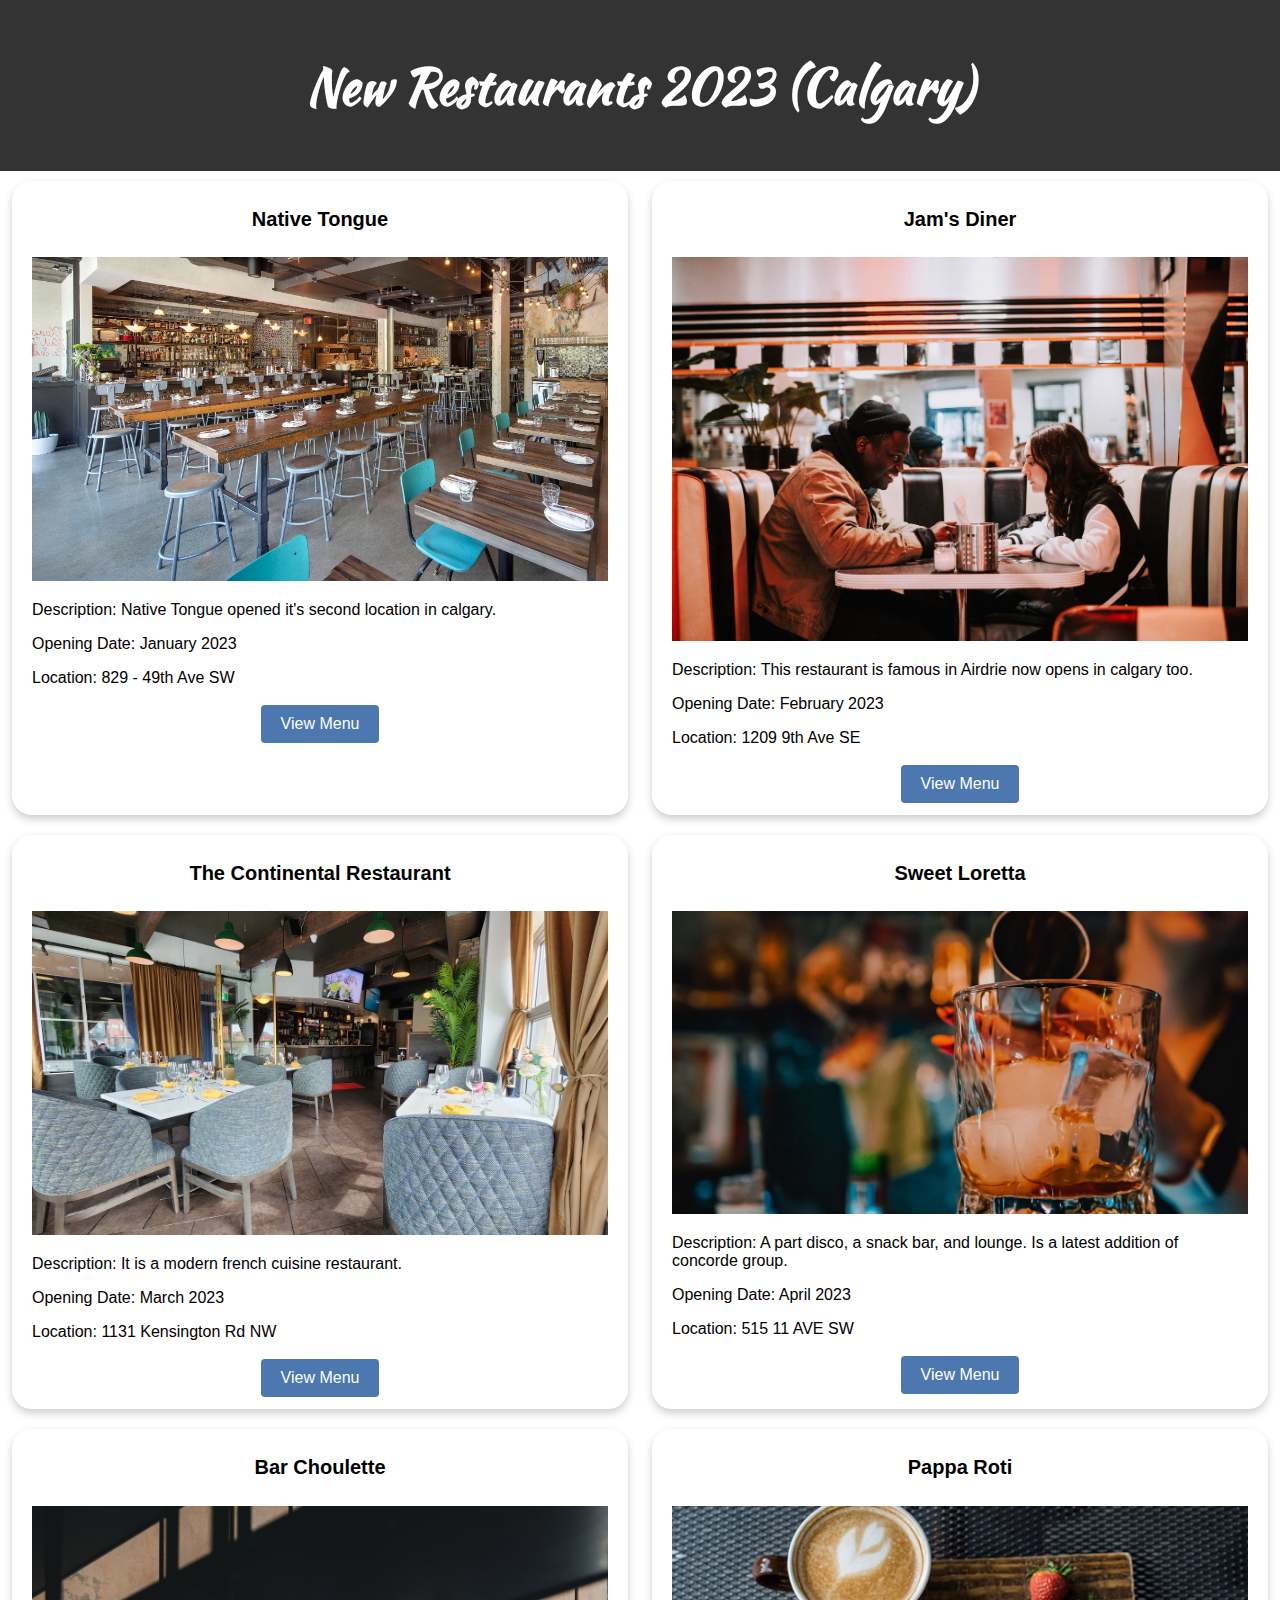
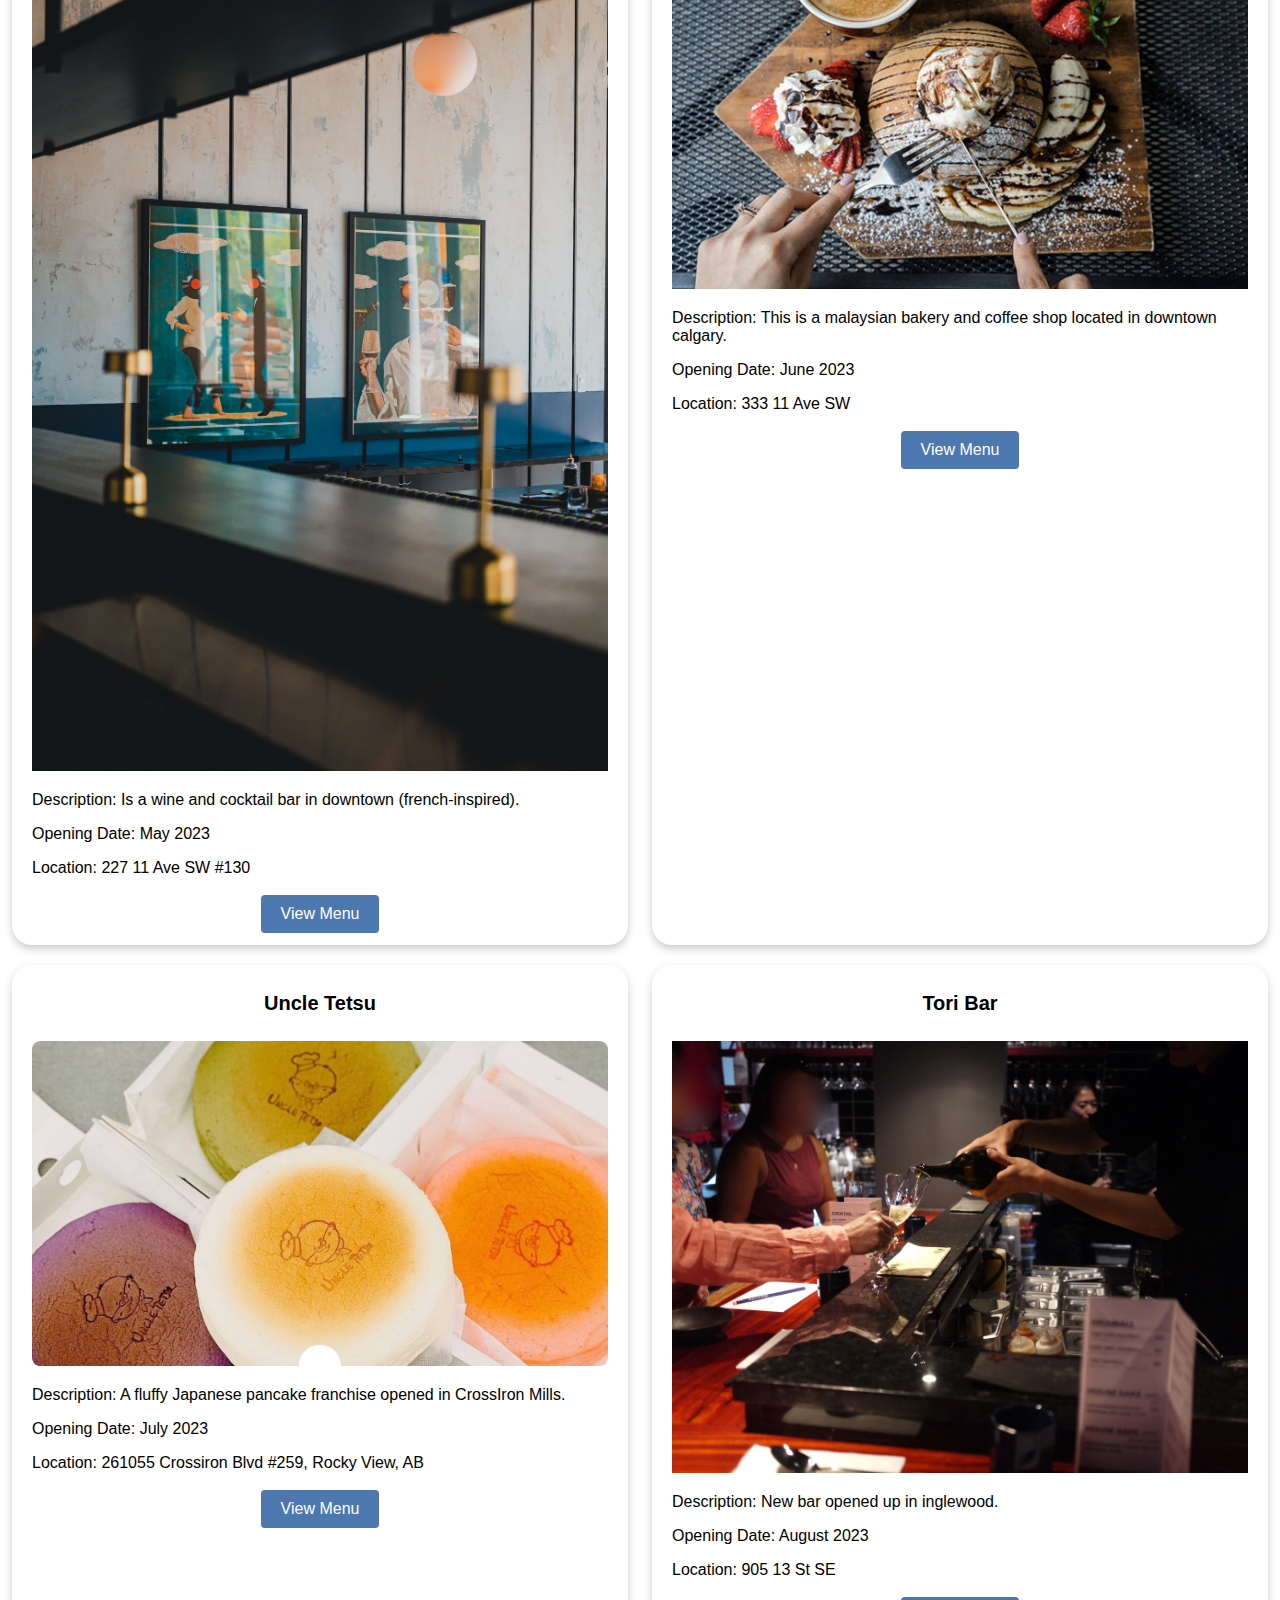
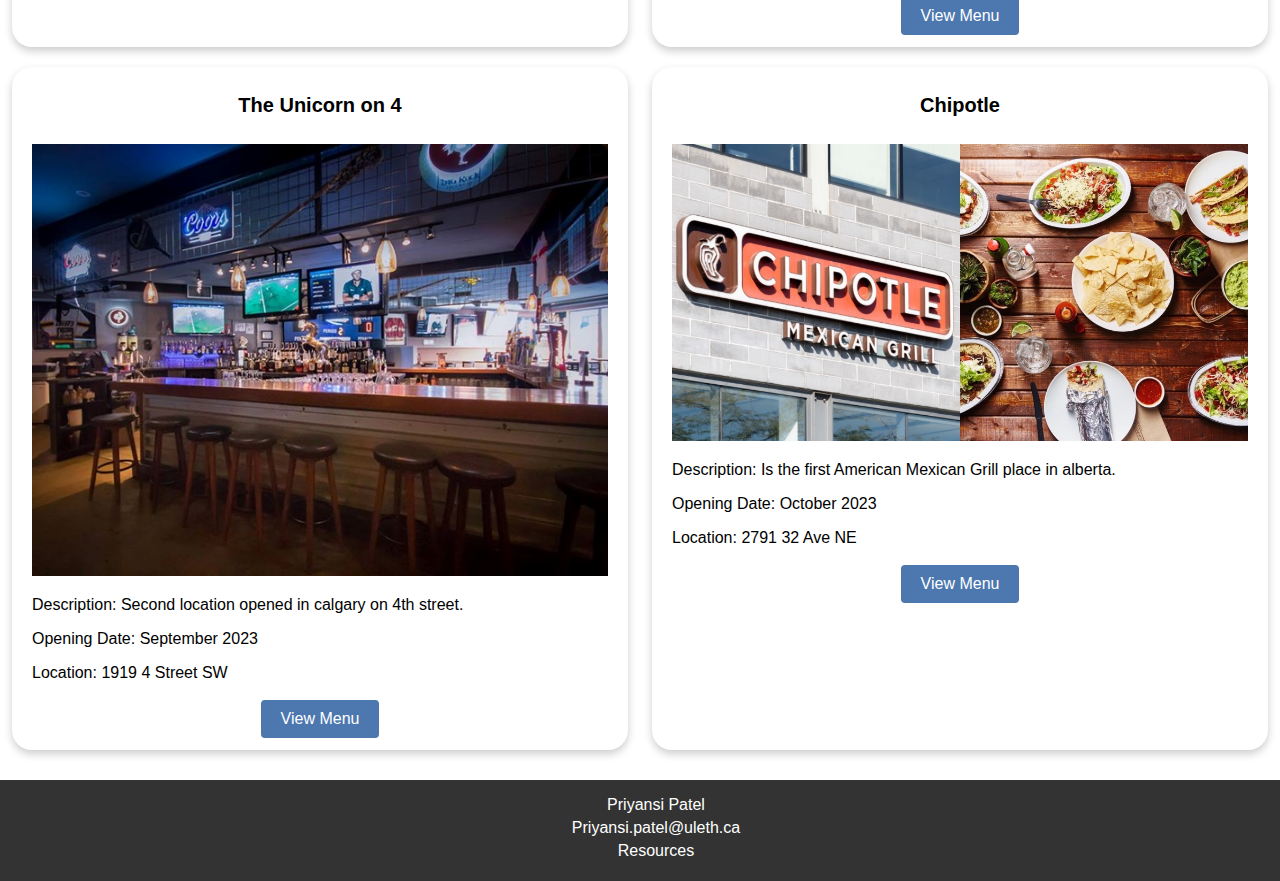
<file: index.html>
<!DOCTYPE html>
<html lang="en">
<head>
    <meta charset="UTF-8">
    <meta name="viewport" content="width=device-width, initial-scale=1.0">
    <title>New Restaurants 2023</title>
    <link rel="stylesheet" href="css/style.css">
    <link rel="preconnect" href="https://fonts.googleapis.com">
    <link rel="preconnect" href="https://fonts.gstatic.com" crossorigin>
    <link href="https://fonts.googleapis.com/css2?family=Black+Ops+One&family=Kaushan+Script&display=swap" rel="stylesheet">
</head>
<body>
    <header>
        <h1>New Restaurants 2023 (Calgary)</h1>
    </header>

    <section>
        <div class="restaurant-card">
            <h2>Native Tongue</h2>
            <img src="images/restaurant1 NT.jpeg" alt="Restaurant 1 Image">
            <p>Description: Native Tongue opened it's second location in calgary.</p>
            <p>Opening Date: January 2023</p>
            <p>Location: 829 - 49th Ave SW</p>
            
            <div class="button-wrapper">
                <a href="https://www.nativetongues.ca/lunchdinner">
                <button class="button"><span>View Menu</span></button>
                </a>
            </div>
        </div>

        <div class="restaurant-card">
            <h2>Jam's Diner</h2>
            <img src="images/restaurant2 Jam.jpeg" alt="Restaurant 2 Image">
            <p>Description: This restaurant is famous in Airdrie now opens in calgary too. </p>
            <p>Opening Date: February 2023</p>
            <p>Location: 1209 9th Ave SE</p>
                <div class="button-wrapper">
                    <a href="https://www.jamsdiner.ca/diner-menu">
                    <button class="button"><span>View Menu</span></button>
                    </a>
                </div>
        </div>

        <div class="restaurant-card">
            <h2>The Continental Restaurant</h2>
            <img src="images/restaurant3 continental.jpeg" alt="Restaurant 3 Image">
            <p>Description: It is a modern french cuisine restaurant.</p>
            <p>Opening Date: March 2023</p>
            <p>Location: 1131 Kensington Rd NW</p>
                <div class="button-wrapper">
                    <a href="https://www.continentalyyc.ca/blank-2">
                    <button class="button"><span>View Menu</span></button>
                    </a>
                </div>
        </div>

        <div class="restaurant-card">
            <h2>Sweet Loretta</h2>
            <img src="images/restaurant4 sweet loretta.jpg" alt="Restaurant 4 Image">
            <p>Description: A part disco, a snack bar, and lounge. Is a latest addition of concorde group.</p>
            <p>Opening Date: April 2023</p>
            <p>Location: 515 11 AVE SW</p>
                <div class="button-wrapper">
                    <a href="https://www.sweetlorettabar.ca/menu">
                    <button class="button"><span>View Menu</span></button>
                    </a>
                </div>
        </div>

        <div class="restaurant-card">
            <h2>Bar Choulette</h2>
            <img src="images/restaurant5 Bar choulette.jpeg" alt="Restaurant 5 Image">
            <p>Description: Is a wine and cocktail bar in downtown (french-inspired). </p>
            <p>Opening Date: May 2023</p>
            <p>Location: 227 11 Ave SW #130</p>
                <div class="button-wrapper">
                    <a href="https://www.barchouette.ca/menus">
                    <button class="button"><span>View Menu</span></button>
                    </a>
                </div> 
        </div>

        <div class="restaurant-card">
            <h2>Pappa Roti</h2>
            <img src="images/restaurant6 PappaRoti.jpeg" alt="Restaurant 6 Image">
            <p>Description: This is a malaysian bakery and coffee shop located in downtown calgary.</p>
            <p>Opening Date: June 2023</p>
            <p>Location: 333 11 Ave SW</p>
                <div class="button-wrapper">
                    <a href="https://papparoti.ca/menu/">
                    <button class="button"><span>View Menu</span></button>
                    </a>
                </div> 
        </div>

        <div class="restaurant-card">
            <h2>Uncle Tetsu</h2>
            <img src="images/restaurant7 UncleTetsu.png" alt="Restaurant 7 Image">
            <p>Description: A fluffy Japanese pancake franchise opened in CrossIron Mills.</p>
            <p>Opening Date: July 2023</p>
            <p>Location: 261055 Crossiron Blvd #259, Rocky View, AB </p>
                <div class="button-wrapper">
                    <a href="https://uncletetsu-ca.com/our-products">
                    <button class="button"><span>View Menu</span></button>
                    </a>
                </div> 
        </div>

        <div class="restaurant-card">
            <h2>Tori Bar</h2>
            <img src="images/restaurant8 ToriBar.jpeg" alt="Restaurant 8 Image">
            <p>Description: New bar opened up in inglewood.</p>
            <p>Opening Date: August 2023</p>
            <p>Location: 905 13 St SE</p>
                <div class="button-wrapper">
                    <a href="https://toribaryyc.ca/">
                    <button class="button"><span>View Menu</span></button>
                    </a>
                </div> 
        </div>

        <div class="restaurant-card">
            <h2>The Unicorn on 4</h2>
            <img src="images/restaurant9 unicorn.jpeg" alt="Restaurant 9 Image">
            <p>Description: Second location opened in calgary on 4th street.</p>
            <p>Opening Date: September 2023</p>
            <p>Location: 1919 4 Street SW</p>
                <div class="button-wrapper">
                    <a href="https://theunicornonfour.ca/menus/">
                    <button class="button"><span>View Menu</span></button>
                    </a>
                </div> 
        </div>

        <div class="restaurant-card">
            <h2>Chipotle</h2>
            <img src="images/restaurant10 chipotle.jpeg" alt="Restaurant 10 Image">
            <p>Description: Is the first American Mexican Grill place in alberta.</p>
            <p>Opening Date: October 2023</p>
            <p>Location: 2791 32 Ave NE</p>
                <div class="button-wrapper">
                    <a href="https://www.chipotle.ca/#menu">
                    <button class="button"><span>View Menu</span></button>
                    </a>
                </div> 
        </div>
    </section>

    <footer>
        <section>
            <div class="footer-content">
                <div>Priyansi Patel</div>
                <div>Priyansi.patel@uleth.ca</div>
                <div><a href="resources.html">Resources</a></div>
            </div>
        </section>
    </footer>
</body>
</html>
</file>
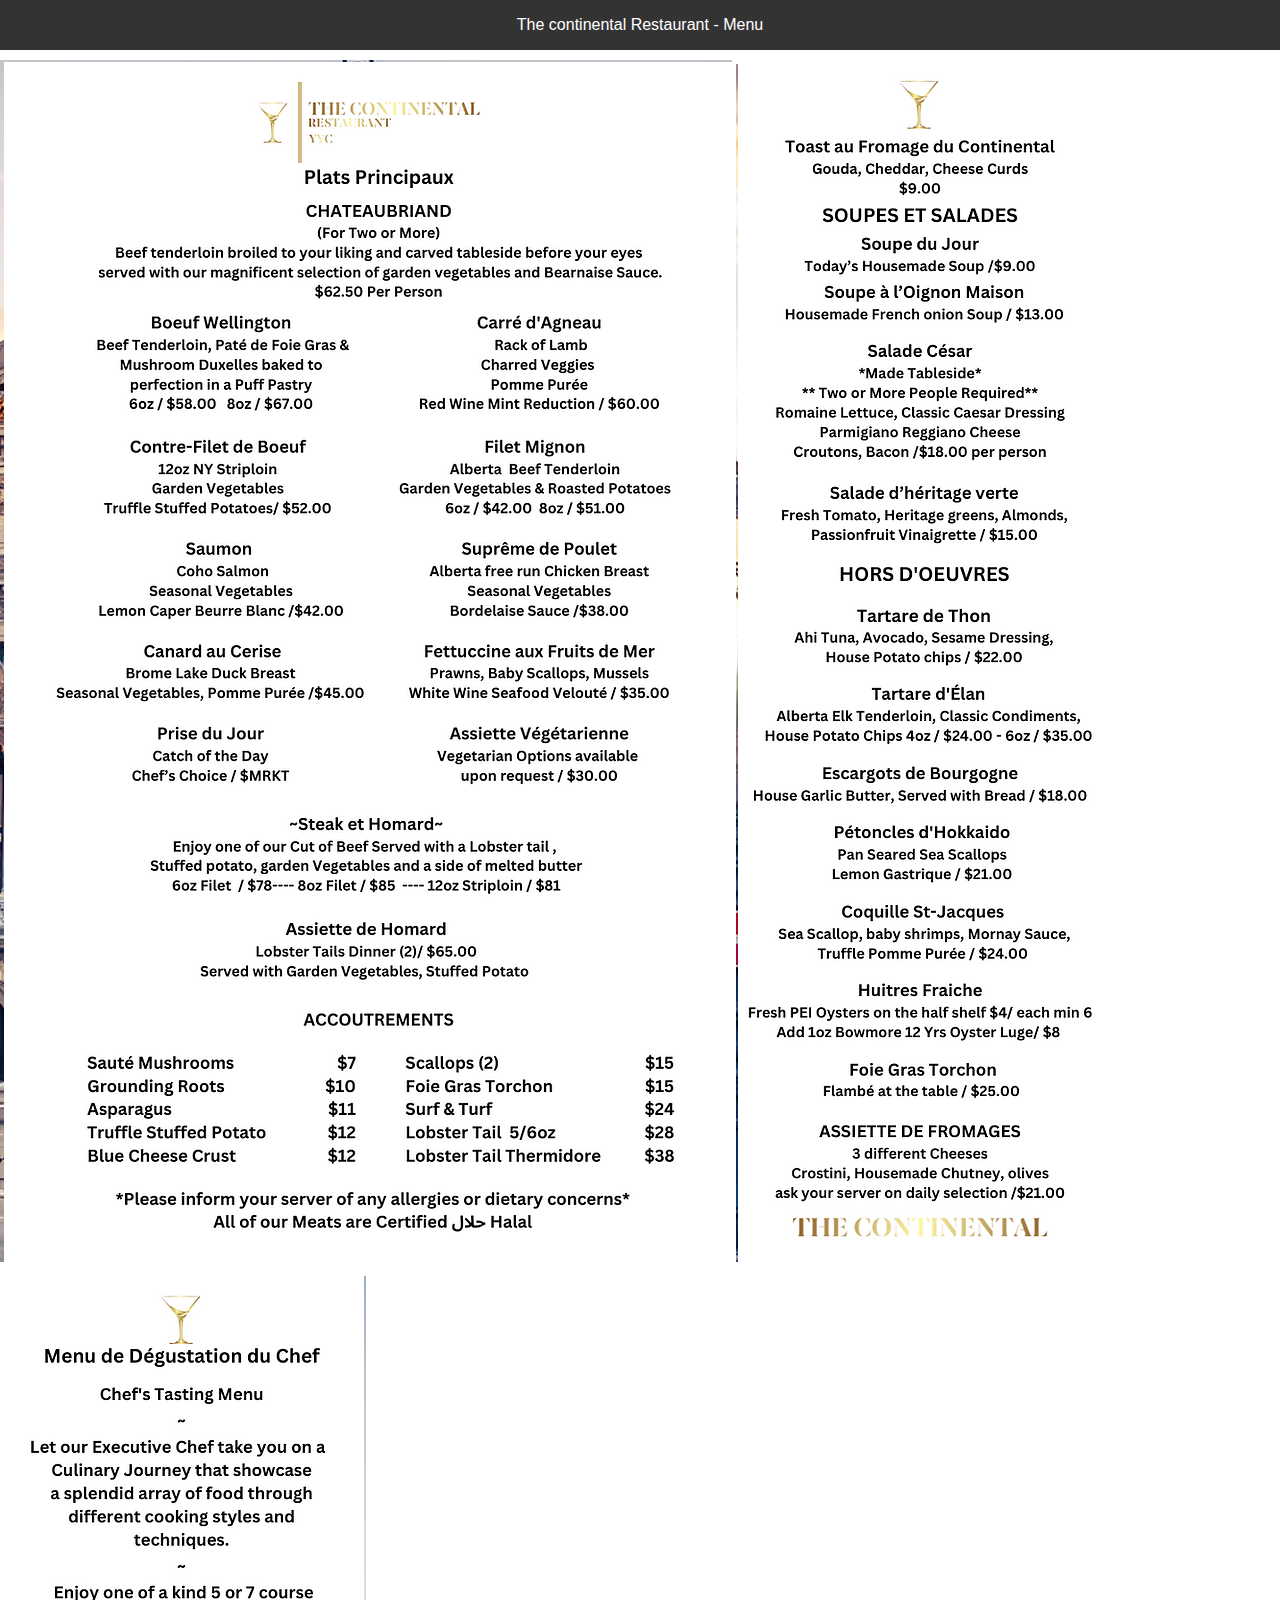
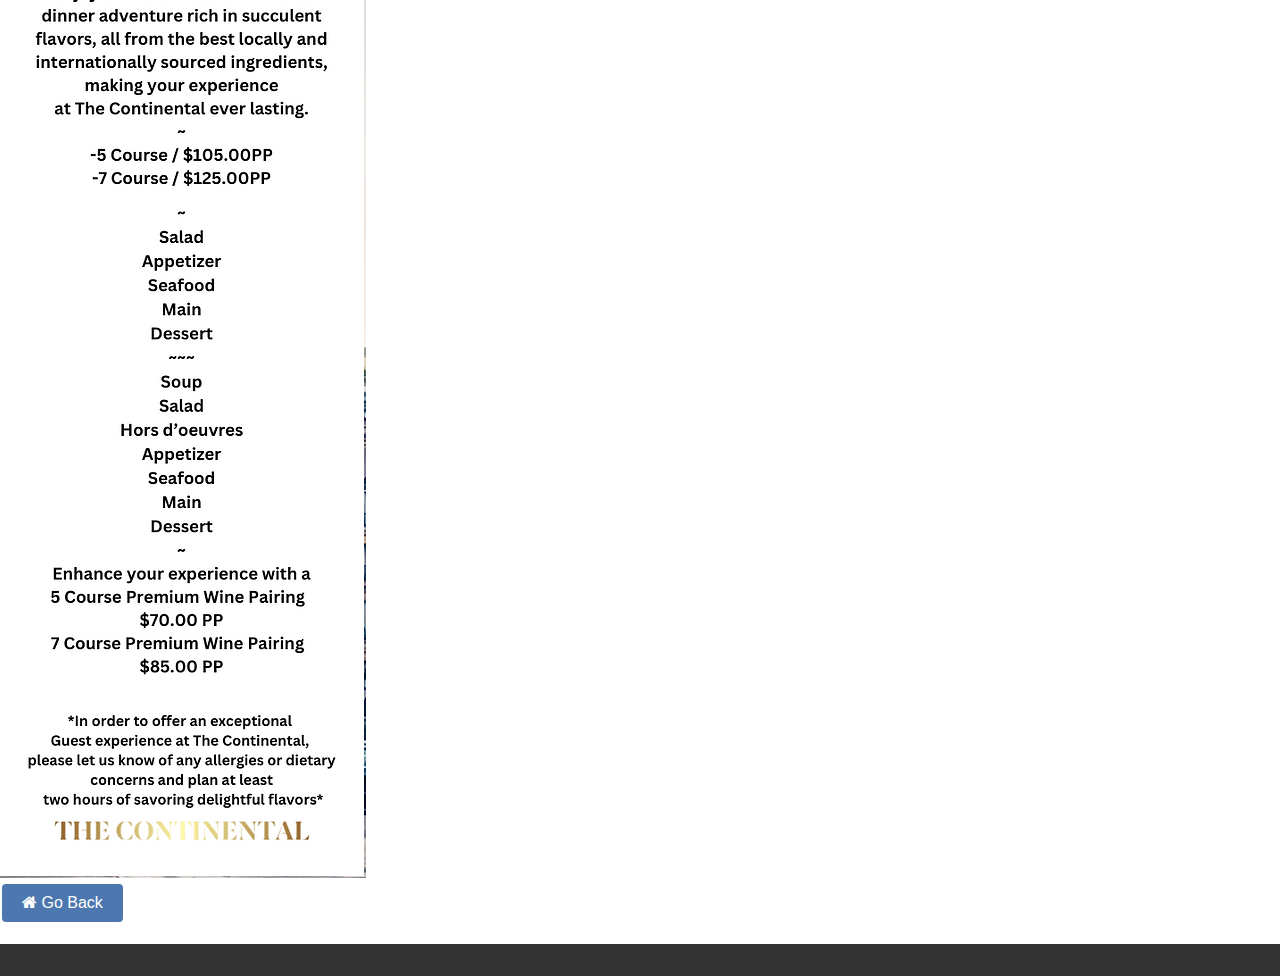
<file: menu3.html>
<!DOCTYPE html>
<html lang="en">

<head>
    <meta charset="UTF-8">
    <meta name="viewport" content="width=device-width, initial-scale=1.0">
    <link rel="stylesheet" href="css/style.css">
    <link rel="stylesheet" href="https://cdnjs.cloudflare.com/ajax/libs/font-awesome/4.7.0/css/font-awesome.min.css">
    <title>Restaurant 3 - The continental Restaurant </title>
</head>

<body>
    <header>
        The continental Restaurant - Menu
    </header>

    <img src="images/TCR1.png" alt="Menu 1 Image">

    <img src="images/TCR2.png" alt="Menu 2 Image">

    <img src="images/TCR3.png" alt="Menu 3 Image">

    <div> 
        <a href="index.html"> 
            <button class="button"><i class="fa fa-home"></i> Go Back</button> 
        </a>
    </div>

    <footer></footer>
</body>
</file>
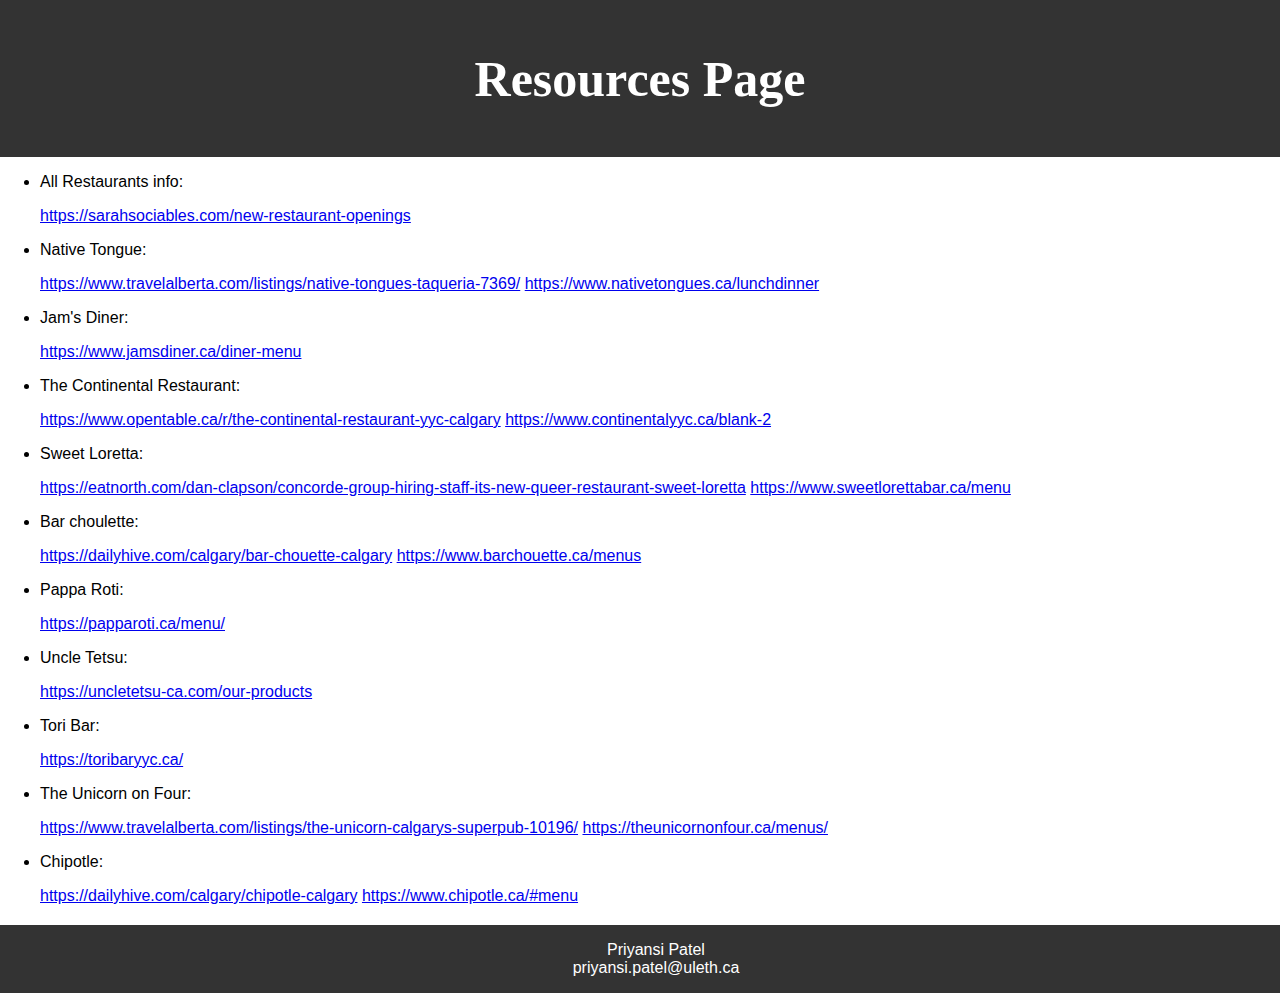
<file: resources.html>
<!DOCTYPE html>
<html lang="en">
<head>
    <meta charset="UTF-8">
    <meta name="viewport" content="width=device-width, initial-scale=1.0">
    <title>Resources Page</title>
    <link rel="stylesheet" href="css/style.css">
</head>
<body>
    <header>
        <h1>Resources Page</h1>
    </header>

    <div>
        <ul>
            <li> All Restaurants info: </li>
            <p>
                <a href="https://sarahsociables.com/new-restaurant-openings">https://sarahsociables.com/new-restaurant-openings</a>
            </p>
            
            <li>Native Tongue: </li>
            <p>
                <a href="https://www.travelalberta.com/listings/native-tongues-taqueria-7369/">https://www.travelalberta.com/listings/native-tongues-taqueria-7369/</a>
                <a href="https://www.nativetongues.ca/lunchdinner">https://www.nativetongues.ca/lunchdinner</a>
            </p>

            <li>Jam's Diner: </li>
            <p>
                <a href="https://www.jamsdiner.ca/diner-menu">https://www.jamsdiner.ca/diner-menu</a>
            </p>

            <li>The Continental Restaurant: </li>
            <p>
                <a href="https://www.opentable.ca/r/the-continental-restaurant-yyc-calgary">https://www.opentable.ca/r/the-continental-restaurant-yyc-calgary</a>
                <a href="https://www.continentalyyc.ca/blank-2">https://www.continentalyyc.ca/blank-2</a>
            </p>
            
            <li>Sweet Loretta: </li>
            <p>
                <a href="https://eatnorth.com/dan-clapson/concorde-group-hiring-staff-its-new-queer-restaurant-sweet-loretta">https://eatnorth.com/dan-clapson/concorde-group-hiring-staff-its-new-queer-restaurant-sweet-loretta</a>
                <a href="https://www.sweetlorettabar.ca/menu">https://www.sweetlorettabar.ca/menu</a>
            </p>
            
            <li>Bar choulette: </li>
            <p>
                <a href="https://dailyhive.com/calgary/bar-chouette-calgary">https://dailyhive.com/calgary/bar-chouette-calgary</a>
                <a href="https://www.barchouette.ca/menus">https://www.barchouette.ca/menus</a>
            </p>
                
            <li>Pappa Roti: </li>
            <p>
                <a href="https://papparoti.ca/menu/">https://papparoti.ca/menu/</a>
            </p>
            
            <li>Uncle Tetsu: </li>
            <p>
                <a href="https://uncletetsu-ca.com/our-products">https://uncletetsu-ca.com/our-products</a>
            </p>
            
            <li>Tori Bar: </li>
            <p>
                <a href="https://toribaryyc.ca/">https://toribaryyc.ca/</a>
            </p>
            
            <li>The Unicorn on Four: </li>
            <p>
                <a href="https://www.travelalberta.com/listings/the-unicorn-calgarys-superpub-10196/">https://www.travelalberta.com/listings/the-unicorn-calgarys-superpub-10196/</a>
                <a href="https://theunicornonfour.ca/menus/">https://theunicornonfour.ca/menus/</a>
            </p>
                

            <li>Chipotle: </li>
            <p>
                <a href="https://dailyhive.com/calgary/chipotle-calgary">https://dailyhive.com/calgary/chipotle-calgary</a>
                <a href="https://www.chipotle.ca/#menu">https://www.chipotle.ca/#menu</a>
            </p>
                

        </ul>
    </div>

    <footer>
        <div>Priyansi Patel</div>
        <div>priyansi.patel@uleth.ca</div>
    </footer>
</body>
</html>
</file>
<file: css/style.css>
/* css Styles */

html,
body {
    font-family: 'Open Sans', sans-serif;
    margin: 0;
    padding: 0;
}

section {
    display: flex;
    flex-wrap: wrap;
    justify-content: space-around;
}

header {
    background-color: #333;
    color: #fff;
    text-align: center;
    padding: 1em;
}

h1 {
    font-weight: 700;
    font-size: 50px;
    font-family: "Kaushan Script";
}

h2 {
    font-weight: 700;
    font-size: 20px;
    font-family: 'Open Sans', sans-serif;
    text-align: center;
}

.button {
    background-color: #4c77af;
    border: none;
    color: white;
    padding: 10px 20px;
    text-align: center;
    text-decoration: none;
    display: inline-block;
    font-size: 16px;
    margin: 2px 2px;
    cursor: pointer;
    border-radius: 4px;
    transition: background-color 0.3s ease;
}

.button:hover {
    background-color: #fdd835;
    color: #000;
}

.button span {
    cursor: pointer;
    display: inline-block;
    position: relative;
    transition: 0.5s;
}

.button span:after {
    content: '\00bb';
    position: absolute;
    opacity: 0;
    top: 0;
    right: -20px;
    transition: 0.5s;
}

.button:hover span {
    padding-right: 25px;
}

.button:hover span:after {
    opacity: 1;
    right: 0;
}

.restaurant-card {
    box-shadow: 0 4px 8px 0 rgba(0, 0, 0, 0.2);
    transition: 0.3s;
    width: 45%;
    border-radius: 20px;
    padding: 10px 20px;
    margin: 10px;
    text-align: center;
}

.restaurant-card p {
    text-align: left;
}

img {
    max-width: 100%;
    height: auto;
    margin-top: 10px;
}

footer {
    background-color: #333;
    color: #fff;
    text-align: center;
    padding: 1em;
    bottom: 0;
    width: 100%;
    margin-top: 20px;
}

.footer-content {
    display: flex;
    flex-direction: column;
    align-items: center;
}

.footer-content>div {
    margin-bottom: 5px;
}

footer a {
    color: #fff;
    text-decoration: none;
}

footer a:hover {
    text-decoration: underline;
    color: #fdd835;
}

/* Media Queries for Responsive Design */

@media only screen and (max-width: 768px) {
    section {
        flex-direction: column;
        align-items: center;
    }

    .restaurant-card {
        width: 90%;
    }
}

@media only screen and (max-width: 600px) {
    h1 {
        font-size: 40px;
    }

    h2 {
        font-size: 18px;
    }

    .button {
        padding: 8px 16px;
    }

    .restaurant-card {
        width: 100%;
    }
}
</file>
